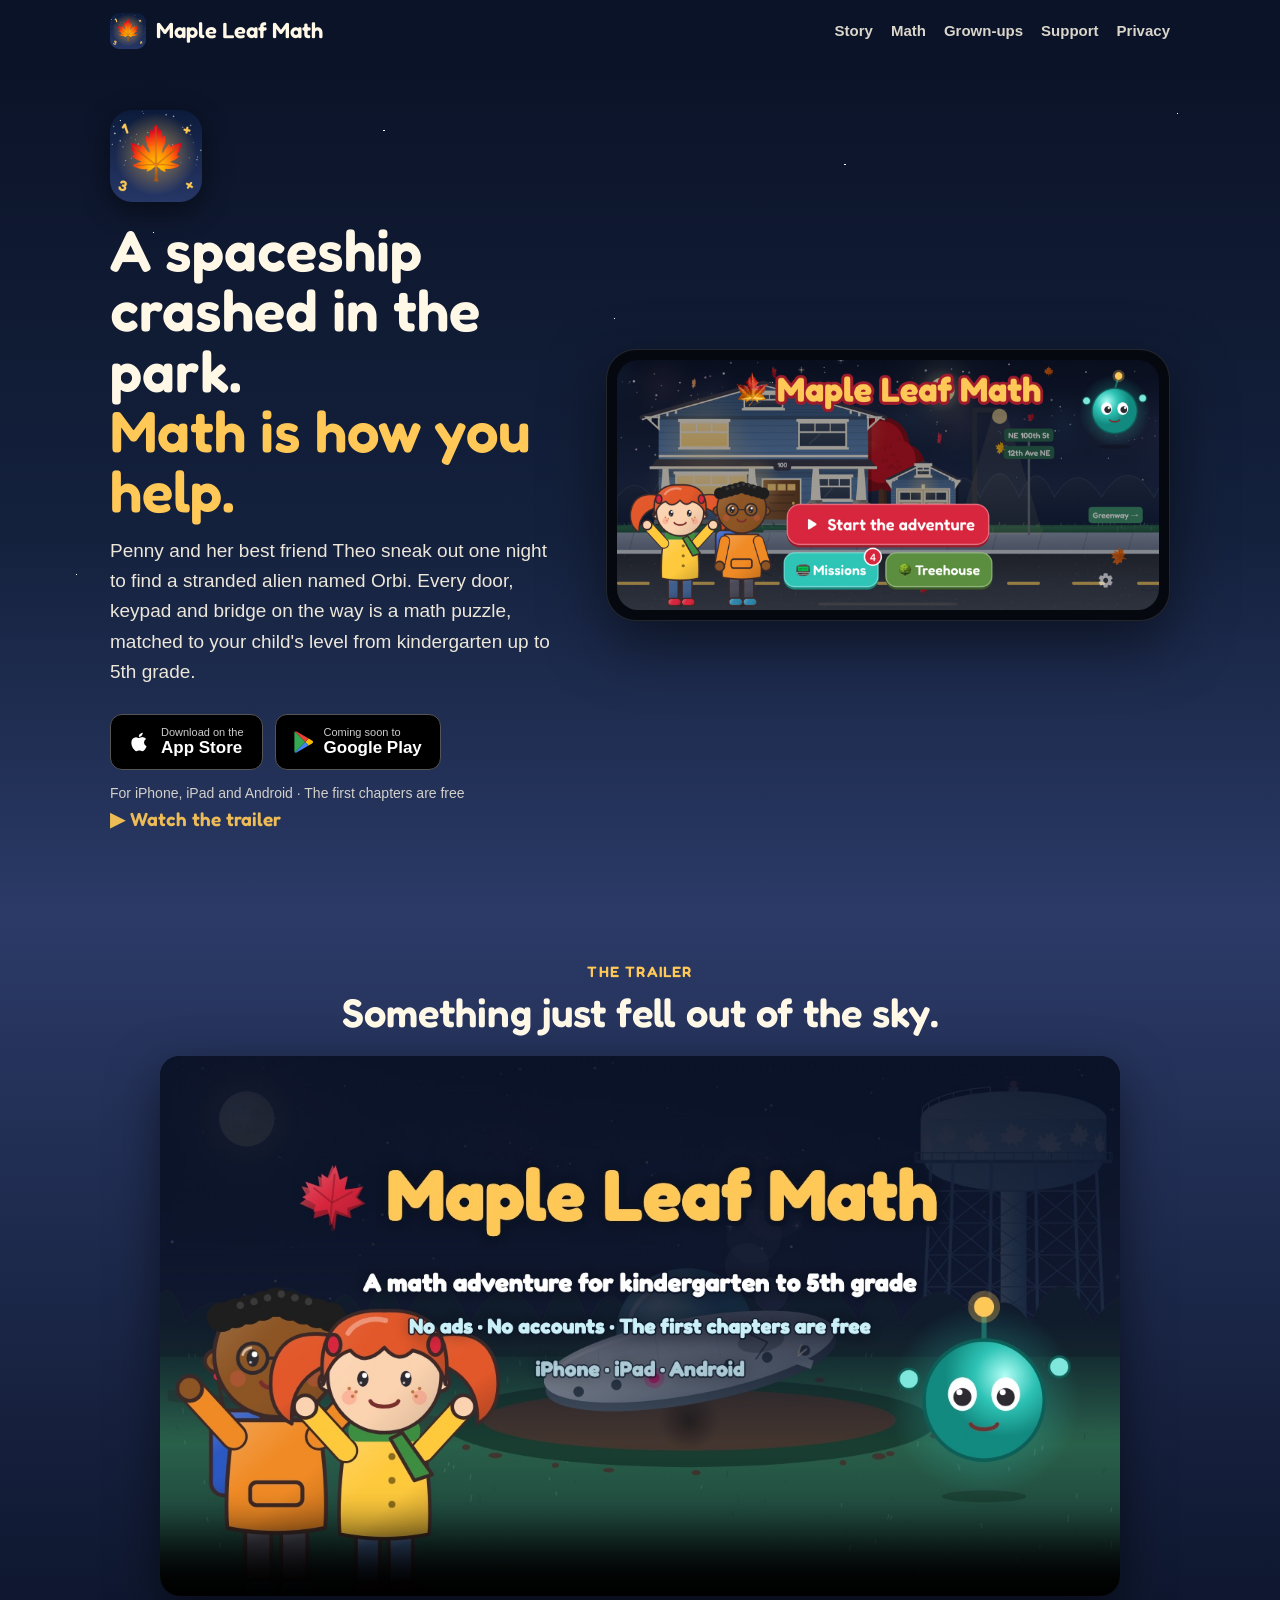
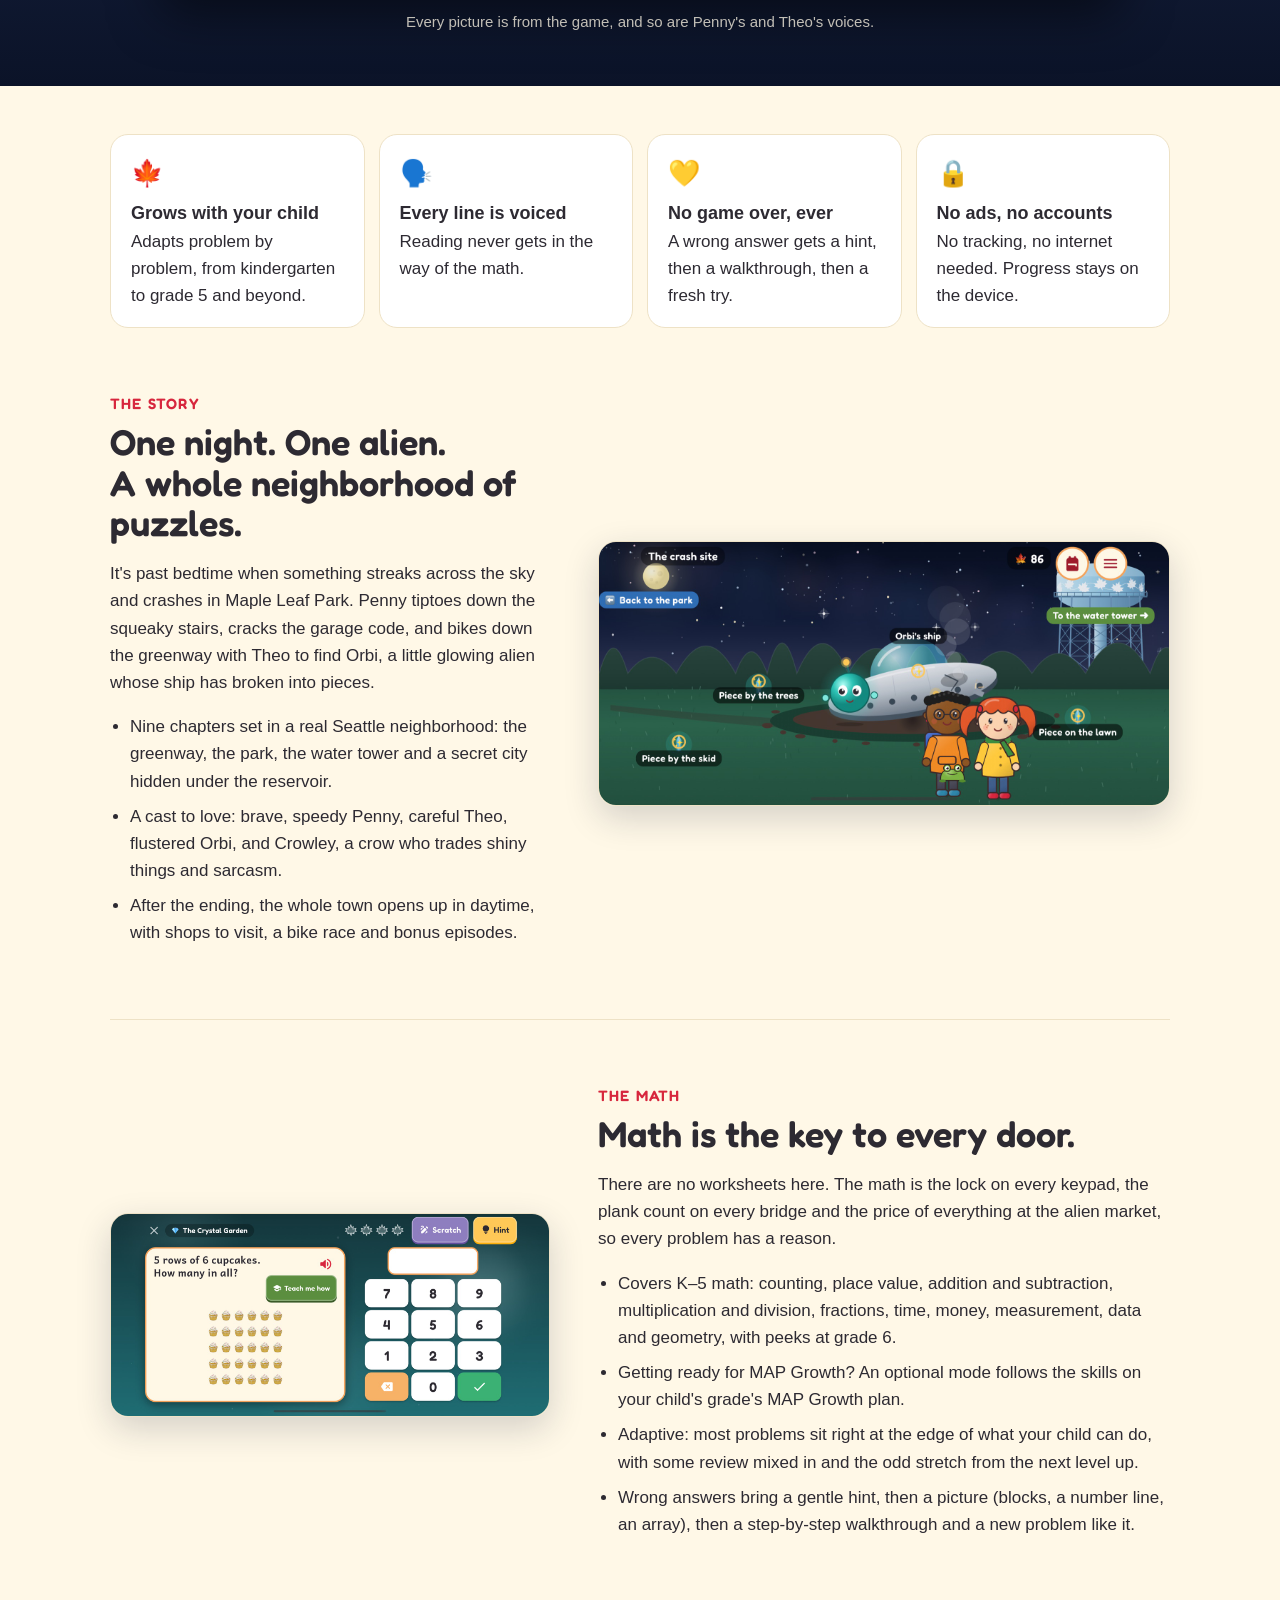
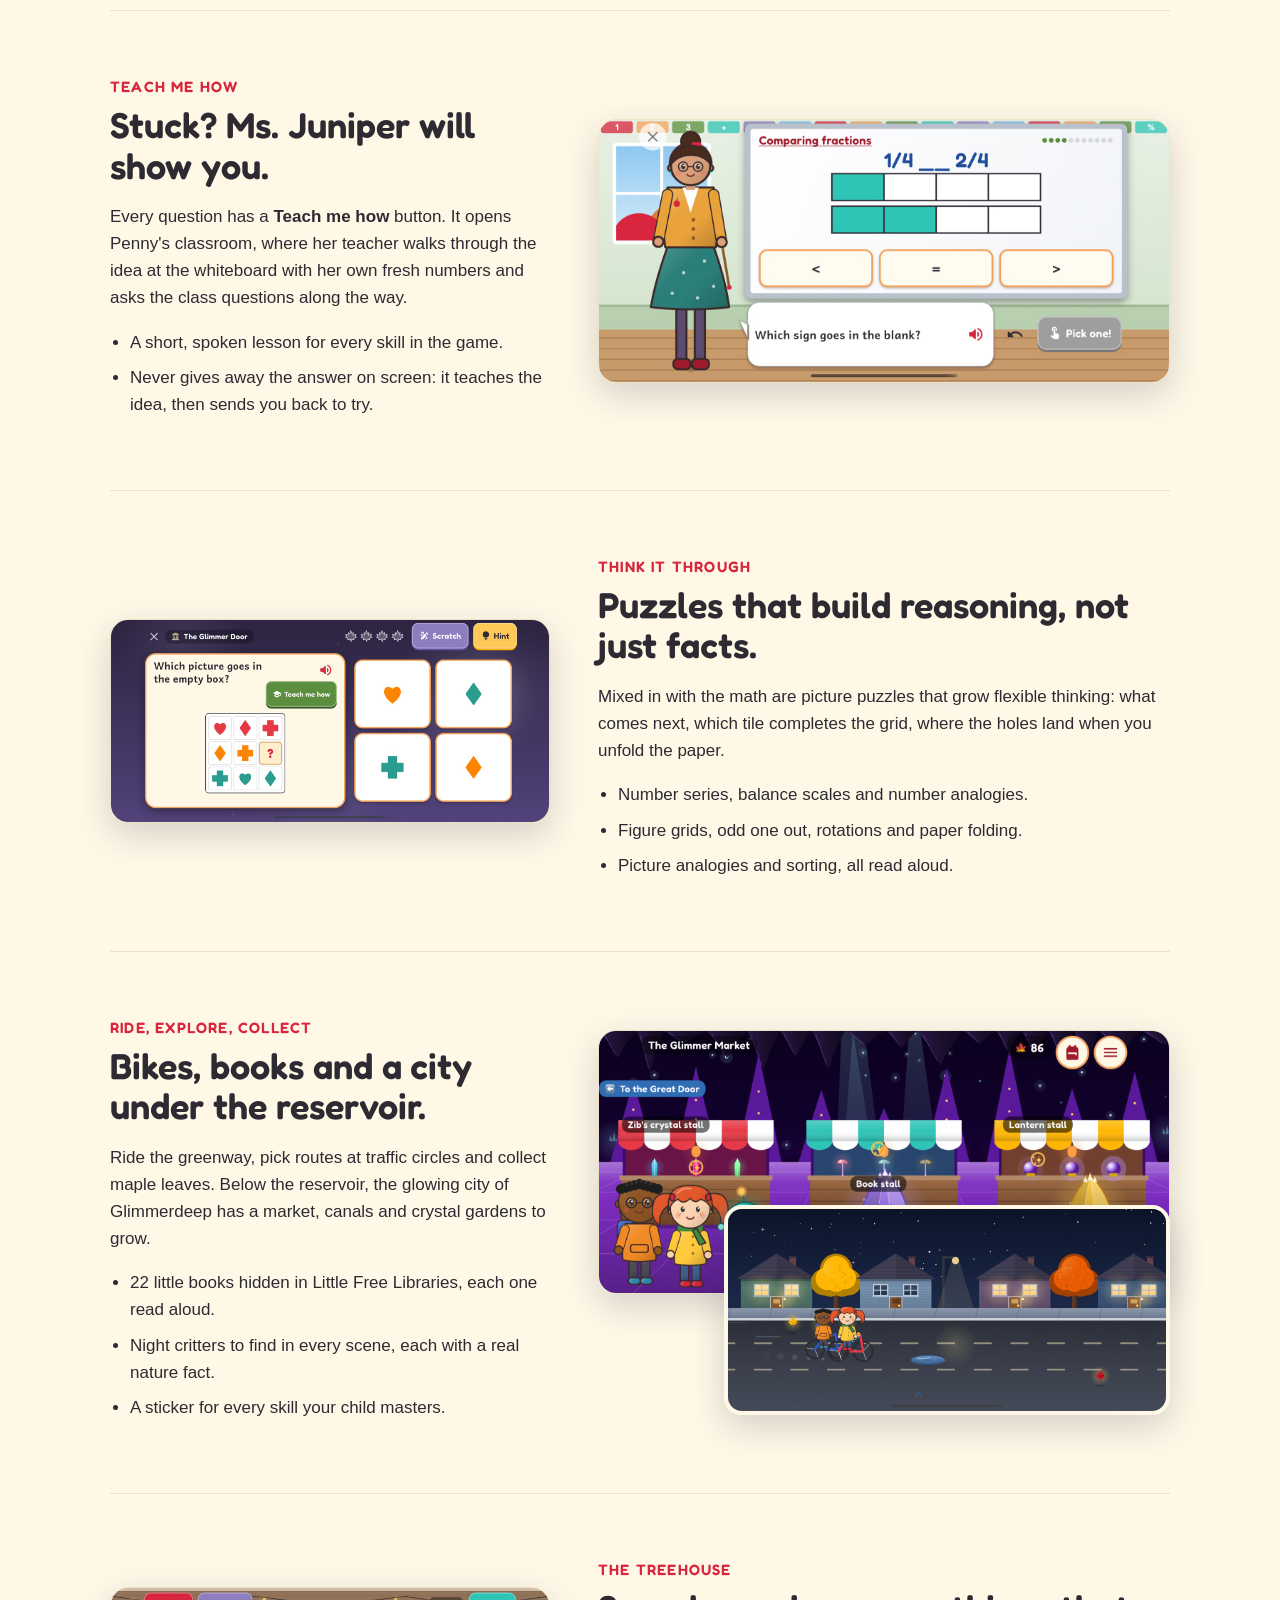
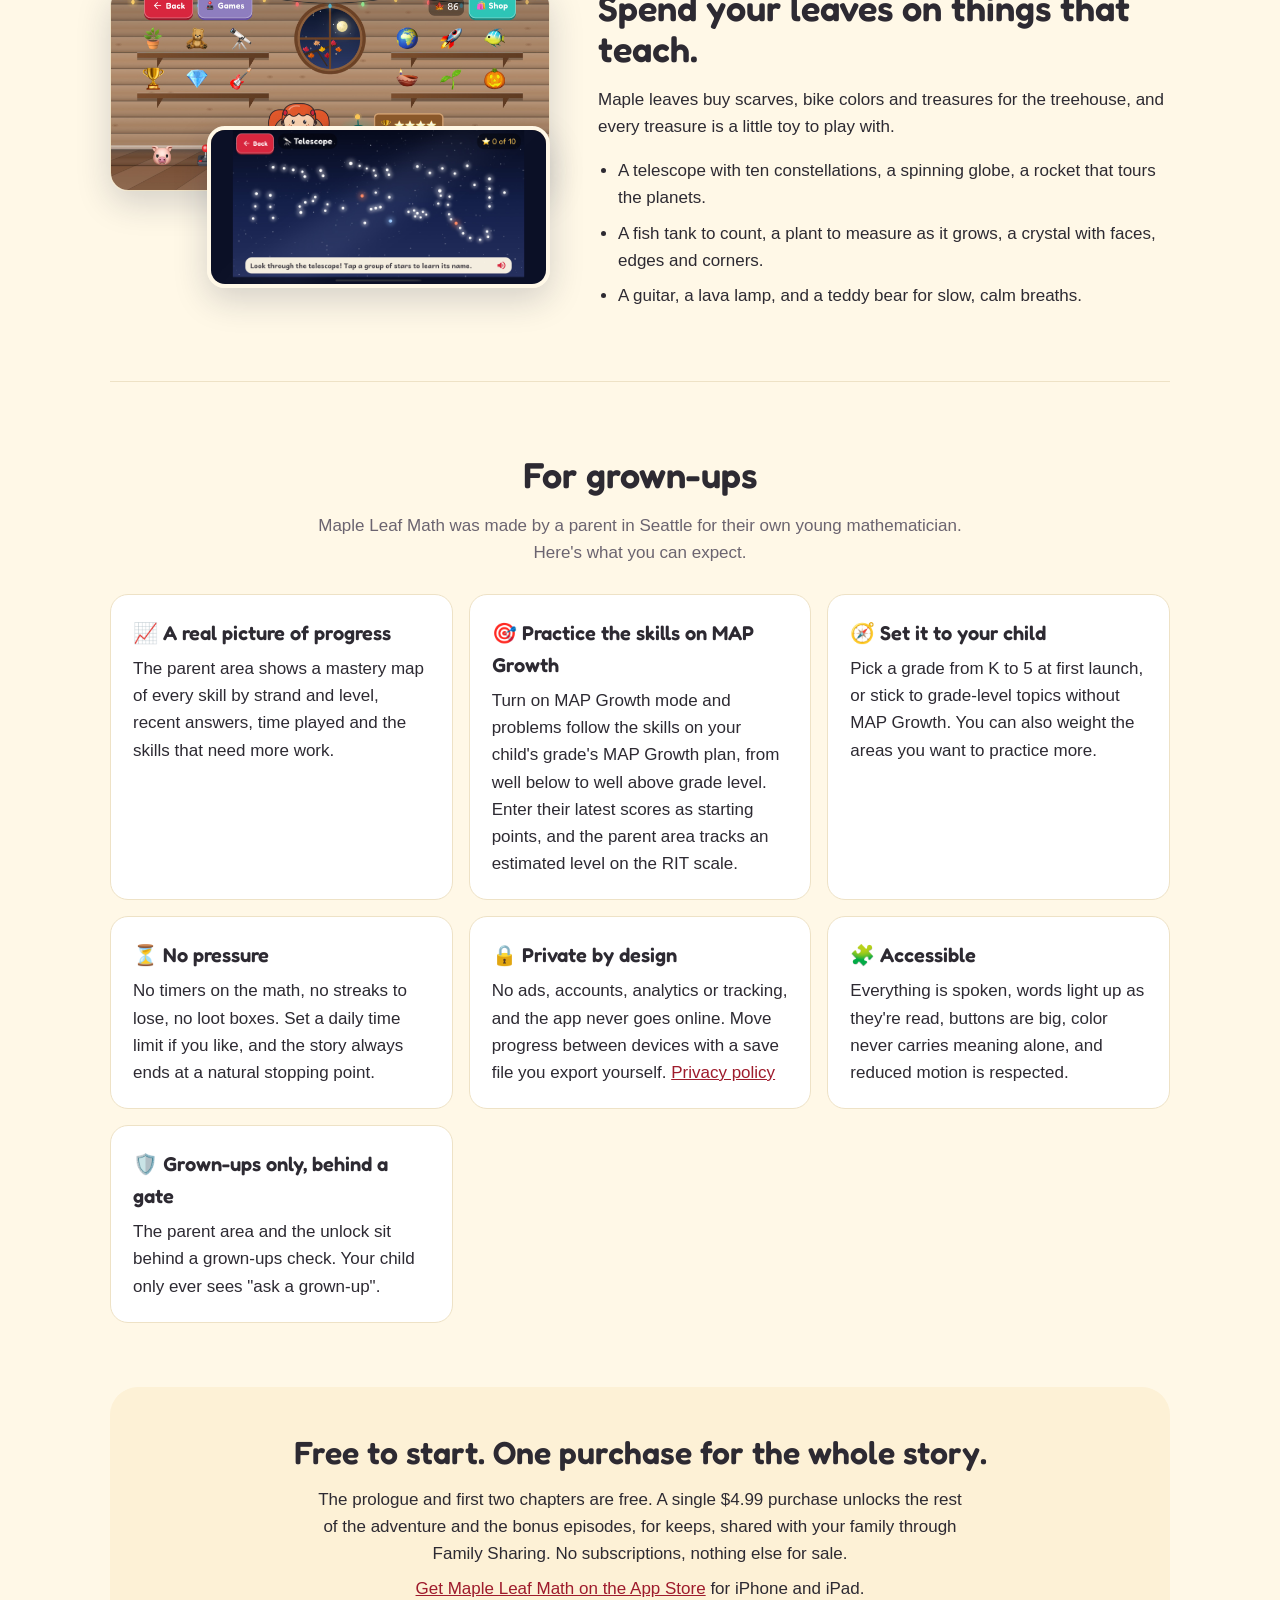
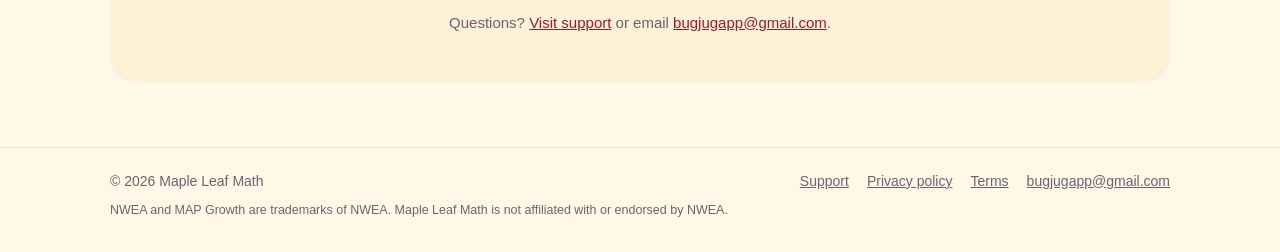
<file: index.html>
<!DOCTYPE html>
<html lang="en">
<head>
  <meta charset="utf-8">
  <meta name="viewport" content="width=device-width, initial-scale=1">
  <title>Maple Leaf Math: A Math Adventure</title>
  <meta name="description" content="A story-driven math adventure for kids in kindergarten to 5th grade. Sneak out one night, find a crashed alien, and solve real math to help Orbi get home. Adaptive from K to grade 5, practices the skills on NWEA MAP Growth, fully voiced, no ads, no accounts, no tracking. For iPhone, iPad and Android.">
  <meta property="og:title" content="Maple Leaf Math: A Math Adventure">
  <meta property="og:description" content="A spaceship crashes in the park. The only way to help is math. Adaptive K–5 math inside a fully voiced story, with no ads and no tracking.">
  <meta property="og:image" content="https://mapleleafmath.github.io/img/og.jpg">
  <meta property="og:url" content="https://mapleleafmath.github.io/">
  <meta name="twitter:card" content="summary_large_image">
  <meta name="theme-color" content="#0b1328">
  <meta name="apple-itunes-app" content="app-id=6832849006">
  <link rel="icon" href="favicon.png">
  <link rel="apple-touch-icon" href="apple-touch-icon.png">
  <link rel="stylesheet" href="style.css">
</head>
<body>
<header class="bar">
  <div class="wrap">
    <a class="brand" href="./"><img src="img/icon.png" alt="">Maple Leaf Math</a>
    <nav>
      <a class="wide" href="#story">Story</a>
      <a class="wide" href="#math">Math</a>
      <a class="wide" href="#grownups">Grown-ups</a>
      <a href="support.html">Support</a>
      <a href="privacy.html">Privacy</a>
    </nav>
  </div>
</header>

<section class="hero">
  <div class="wrap">
    <div>
      <img class="hero-icon" src="img/icon.png" alt="Maple Leaf Math app icon">
      <h1>A spaceship crashed in the park.<br><em>Math is how you help.</em></h1>
      <p>Penny and her best friend Theo sneak out one night to find a stranded alien named Orbi.
        Every door, keypad and bridge on the way is a math puzzle, matched to your child's level
        from kindergarten up to 5th grade.</p>
      <div class="cta">
        <a class="badge" href="https://apps.apple.com/app/maple-leaf-math-adventure/id6832849006" aria-label="Download on the App Store">
          <svg width="22" height="22" viewBox="0 0 24 24" aria-hidden="true"><path fill="currentColor" d="M16.4 12.6c0-2.6 2.1-3.8 2.2-3.9-1.2-1.8-3.1-2-3.7-2-1.6-.2-3.1.9-3.9.9-.8 0-2-.9-3.3-.9-1.7 0-3.3 1-4.2 2.5-1.8 3.1-.5 7.7 1.3 10.2.9 1.2 1.9 2.6 3.2 2.6 1.3-.1 1.8-.8 3.3-.8 1.6 0 2 .8 3.3.8 1.4 0 2.3-1.3 3.1-2.5 1-1.4 1.4-2.8 1.4-2.9 0 0-2.7-1-2.7-4zM13.9 5c.7-.9 1.2-2 1-3.2-1 0-2.3.7-3 1.6-.7.8-1.2 2-1.1 3.1 1.2.1 2.3-.6 3.1-1.5z"/></svg>
          <span><small>Download on the</small>App Store</span>
        </a>
        <span class="badge" aria-label="Coming soon to Google Play">
          <svg width="20" height="22" viewBox="0 0 20 22" aria-hidden="true"><path fill="#34a853" d="M1 .6 11.3 11 1 21.4c-.4-.2-.6-.6-.6-1.1V1.7C.4 1.2.6.8 1 .6z"/><path fill="#fbbc04" d="m14.7 7.6 3.6 2.1c1 .6 1 2 0 2.6l-3.6 2.1-3.4-3.4z"/><path fill="#4285f4" d="M11.3 11 14.7 14.4 2.5 21.4c-.5.3-1 .3-1.5 0z"/><path fill="#ea4335" d="M1 .6c.5-.3 1-.3 1.5 0l12.2 7-3.4 3.4z"/></svg>
          <span><small>Coming soon to</small>Google Play</span>
        </span>
        <span class="note">For iPhone, iPad and Android · The first chapters are free</span>
      </div>
      <p class="watch"><a href="#trailer">▶ Watch the trailer</a></p>
    </div>
    <div class="device"><img src="img/title.jpg" alt="The title screen: Penny, Theo and Orbi outside Penny's house at night"></div>
  </div>
</section>

<section class="trailer" id="trailer" aria-labelledby="trailer-title">
  <div class="wrap">
    <p class="kicker">The trailer</p>
    <h2 id="trailer-title">Something just fell out of the sky.</h2>
    <video controls playsinline preload="none" poster="video/trailer-poster.jpg" width="1280" height="720"
      aria-label="A 44-second Maple Leaf Math trailer: a light crashes near Maple Leaf Park, Penny and Theo grab their bikes and race down the greenway at night, meet Orbi beside his smoking spaceship, solve a math puzzle, light the water tower beacon, find a glowing city under the reservoir and send Orbi home at sunrise.">
      <source src="video/trailer.mp4" type="video/mp4">
    </video>
    <p class="trailer-note">Every picture is from the game, and so are Penny's and Theo's voices.</p>
  </div>
</section>

<main class="wrap">
  <ul class="pills">
    <li><span class="e">🍁</span><strong>Grows with your child</strong>Adapts problem by problem, from kindergarten to grade 5 and beyond.</li>
    <li><span class="e">🗣️</span><strong>Every line is voiced</strong>Reading never gets in the way of the math.</li>
    <li><span class="e">💛</span><strong>No game over, ever</strong>A wrong answer gets a hint, then a walkthrough, then a fresh try.</li>
    <li><span class="e">🔒</span><strong>No ads, no accounts</strong>No tracking, no internet needed. Progress stays on the device.</li>
  </ul>

  <div class="feature" id="story">
    <div>
      <p class="kicker">The story</p>
      <h2>One night. One alien.<br>A whole neighborhood of puzzles.</h2>
      <p>It's past bedtime when something streaks across the sky and crashes in Maple Leaf Park.
        Penny tiptoes down the squeaky stairs, cracks the garage code, and bikes down the greenway
        with Theo to find Orbi, a little glowing alien whose ship has broken into pieces.</p>
      <ul>
        <li>Nine chapters set in a real Seattle neighborhood: the greenway, the park, the
          water tower and a secret city hidden under the reservoir.</li>
        <li>A cast to love: brave, speedy Penny, careful Theo, flustered Orbi, and Crowley, a crow
          who trades shiny things and sarcasm.</li>
        <li>After the ending, the whole town opens up in daytime, with shops to visit, a bike race
          and bonus episodes.</li>
      </ul>
    </div>
    <figure>
      <img class="shot" src="img/crash.jpg" alt="The crash site at night: Penny and Theo find Orbi beside the smoking ship" loading="lazy">
    </figure>
  </div>

  <div class="feature flip" id="math">
    <div>
      <p class="kicker">The math</p>
      <h2>Math is the key to every door.</h2>
      <p>There are no worksheets here. The math is the lock on every keypad, the plank count on
        every bridge and the price of everything at the alien market, so every problem has a reason.</p>
      <ul>
        <li>Covers K–5 math: counting, place value, addition and subtraction, multiplication and
          division, fractions, time, money, measurement, data and geometry, with peeks at grade 6.</li>
        <li>Getting ready for MAP Growth? An optional mode follows the skills on your child's
          grade's MAP Growth plan.</li>
        <li>Adaptive: most problems sit right at the edge of what your child can do, with some
          review mixed in and the odd stretch from the next level up.</li>
        <li>Wrong answers bring a gentle hint, then a picture (blocks, a number line, an array),
          then a step-by-step walkthrough and a new problem like it.</li>
      </ul>
    </div>
    <figure>
      <img class="shot" src="img/gate-crystals.jpg" alt="A puzzle gate in the crystal garden: 7 times what equals 49, with a big number keypad" loading="lazy">
    </figure>
  </div>

  <div class="feature">
    <div>
      <p class="kicker">Teach me how</p>
      <h2>Stuck? Ms. Juniper will show you.</h2>
      <p>Every question has a <strong>Teach me how</strong> button. It opens Penny's classroom,
        where her teacher walks through the idea at the whiteboard with her own fresh numbers and
        asks the class questions along the way.</p>
      <ul>
        <li>A short, spoken lesson for every skill in the game.</li>
        <li>Never gives away the answer on screen: it teaches the idea, then sends you back to try.</li>
      </ul>
    </div>
    <figure>
      <img class="shot" src="img/lesson.jpg" alt="Ms. Juniper's whiteboard lesson on comparing fractions, asking which sign goes in the blank" loading="lazy">
    </figure>
  </div>

  <div class="feature flip">
    <div>
      <p class="kicker">Think it through</p>
      <h2>Puzzles that build reasoning, not just facts.</h2>
      <p>Mixed in with the math are picture puzzles that grow flexible thinking: what comes next,
        which tile completes the grid, where the holes land when you unfold the paper.</p>
      <ul>
        <li>Number series, balance scales and number analogies.</li>
        <li>Figure grids, odd one out, rotations and paper folding.</li>
        <li>Picture analogies and sorting, all read aloud.</li>
      </ul>
    </div>
    <figure>
      <img class="shot" src="img/matrix.jpg" alt="A glimmer door puzzle: which picture goes in the empty box of a three by three grid of shapes" loading="lazy">
    </figure>
  </div>

  <div class="feature">
    <div>
      <p class="kicker">Ride, explore, collect</p>
      <h2>Bikes, books and a city under the reservoir.</h2>
      <p>Ride the greenway, pick routes at traffic circles and collect maple leaves. Below the
        reservoir, the glowing city of Glimmerdeep has a market, canals and crystal gardens to
        grow.</p>
      <ul>
        <li>22 little books hidden in Little Free Libraries, each one read aloud.</li>
        <li>Night critters to find in every scene, each with a real nature fact.</li>
        <li>A sticker for every skill your child masters.</li>
      </ul>
    </div>
    <figure>
      <img class="shot" src="img/market.jpg" alt="The Glimmer Market in the crystal city under the reservoir" loading="lazy">
      <img class="shot small" src="img/ride.jpg" alt="Biking down the greenway at night" loading="lazy">
    </figure>
  </div>

  <div class="feature flip">
    <div>
      <p class="kicker">The treehouse</p>
      <h2>Spend your leaves on things that teach.</h2>
      <p>Maple leaves buy scarves, bike colors and treasures for the treehouse, and every treasure
        is a little toy to play with.</p>
      <ul>
        <li>A telescope with ten constellations, a spinning globe, a rocket that tours the planets.</li>
        <li>A fish tank to count, a plant to measure as it grows, a crystal with faces, edges and corners.</li>
        <li>A guitar, a lava lamp, and a teddy bear for slow, calm breaths.</li>
      </ul>
    </div>
    <figure>
      <img class="shot" src="img/treehouse.jpg" alt="Penny and Orbi in the treehouse with shelves of toys" loading="lazy">
      <img class="shot small" src="img/telescope.jpg" alt="The telescope toy showing a starry sky" loading="lazy">
    </figure>
  </div>

  <section class="grownups" id="grownups">
    <h2>For grown-ups</h2>
    <p>Maple Leaf Math was made by a parent in Seattle for their own young mathematician. Here's
      what you can expect.</p>
    <div class="cards">
      <div class="card">
        <h3>📈 A real picture of progress</h3>
        <p>The parent area shows a mastery map of every skill by strand and level, recent answers,
          time played and the skills that need more work.</p>
      </div>
      <div class="card">
        <h3>🎯 Practice the skills on MAP Growth</h3>
        <p>Turn on MAP Growth mode and problems follow the skills on your child's grade's MAP
          Growth plan, from well below to well above grade level. Enter their latest scores as
          starting points, and the parent area tracks an estimated level on the RIT scale.</p>
      </div>
      <div class="card">
        <h3>🧭 Set it to your child</h3>
        <p>Pick a grade from K to 5 at first launch, or stick to grade-level topics without MAP
          Growth. You can also weight the areas you want to practice more.</p>
      </div>
      <div class="card">
        <h3>⏳ No pressure</h3>
        <p>No timers on the math, no streaks to lose, no loot boxes. Set a daily time limit if you
          like, and the story always ends at a natural stopping point.</p>
      </div>
      <div class="card">
        <h3>🔒 Private by design</h3>
        <p>No ads, accounts, analytics or tracking, and the app never goes online. Move progress
          between devices with a save file you export yourself. <a href="privacy.html">Privacy policy</a></p>
      </div>
      <div class="card">
        <h3>🧩 Accessible</h3>
        <p>Everything is spoken, words light up as they're read, buttons are big, color never
          carries meaning alone, and reduced motion is respected.</p>
      </div>
      <div class="card">
        <h3>🛡️ Grown-ups only, behind a gate</h3>
        <p>The parent area and the unlock sit behind a grown-ups check. Your child only ever sees
          "ask a grown-up".</p>
      </div>
    </div>
  </section>

  <div class="closing">
    <h2>Free to start. One purchase for the whole story.</h2>
    <p>The prologue and first two chapters are free. A single $4.99
      purchase unlocks the rest of the adventure and the bonus episodes, for keeps, shared with
      your family through Family Sharing. No subscriptions, nothing else for sale.</p>
    <p><a href="https://apps.apple.com/app/maple-leaf-math-adventure/id6832849006">Get Maple Leaf Math on the App Store</a>
      for iPhone and iPad.</p>
    <p class="meta">Questions? <a href="support.html">Visit support</a> or email
      <a href="mailto:bugjugapp@gmail.com">bugjugapp@gmail.com</a>.</p>
  </div>
</main>

<footer>
  <div class="wrap">
    <span>© 2026 Maple Leaf Math</span>
    <nav>
      <a href="support.html">Support</a>
      <a href="privacy.html">Privacy policy</a>
      <a href="support.html#terms">Terms</a>
      <a href="mailto:bugjugapp@gmail.com">bugjugapp@gmail.com</a>
    </nav>
    <span class="fine">NWEA and MAP Growth are trademarks of NWEA. Maple Leaf Math is not affiliated
      with or endorsed by NWEA.</span>
  </div>
</footer>
</body>
</html>
</file>
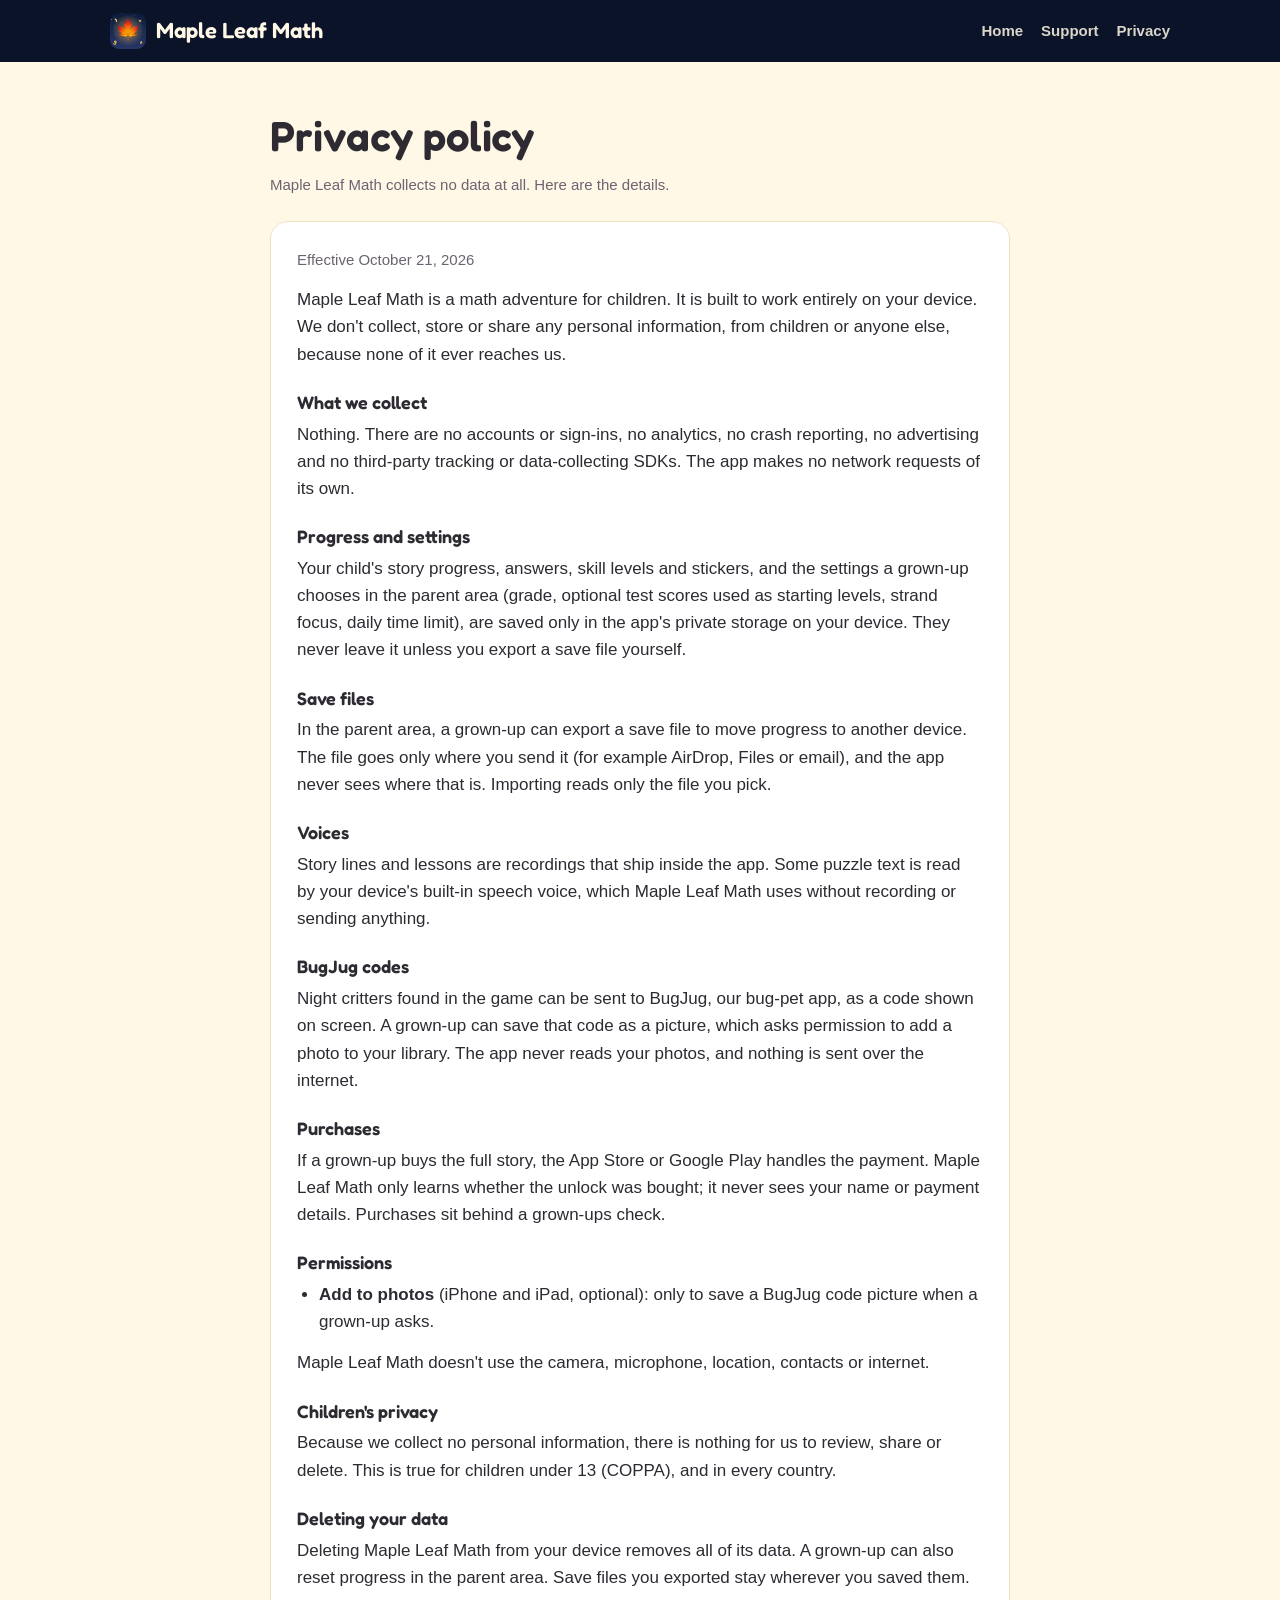
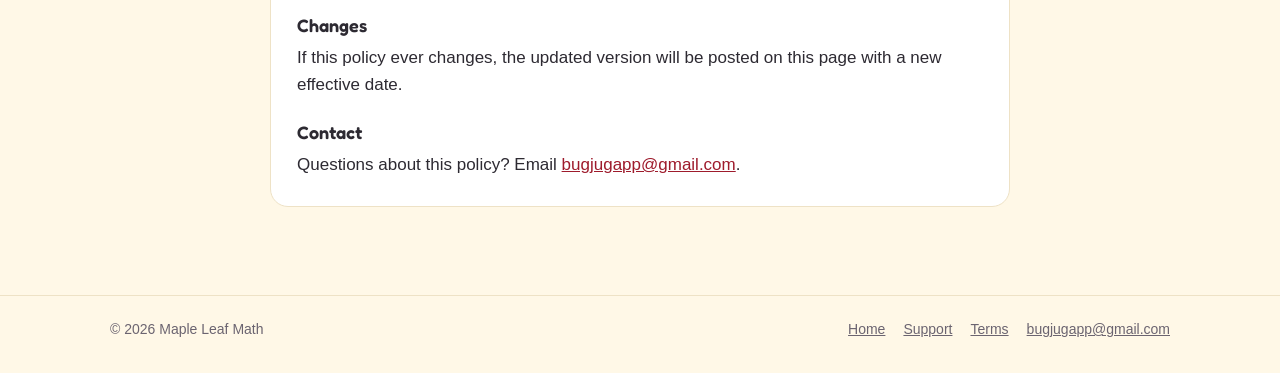
<file: privacy.html>
<!DOCTYPE html>
<html lang="en">
<head>
  <meta charset="utf-8">
  <meta name="viewport" content="width=device-width, initial-scale=1">
  <title>Maple Leaf Math Privacy Policy</title>
  <meta name="description" content="Maple Leaf Math's privacy policy: no data collected, no accounts, no ads, no tracking. The app never goes online and progress stays on your device.">
  <meta name="theme-color" content="#0b1328">
  <link rel="icon" href="favicon.png">
  <link rel="apple-touch-icon" href="apple-touch-icon.png">
  <link rel="stylesheet" href="style.css">
</head>
<body>
<header class="bar">
  <div class="wrap">
    <a class="brand" href="./"><img src="img/icon.png" alt="">Maple Leaf Math</a>
    <nav>
      <a class="wide" href="./">Home</a>
      <a href="support.html">Support</a>
      <a href="privacy.html">Privacy</a>
    </nav>
  </div>
</header>
<main class="doc">
  <h1>Privacy policy</h1>
  <p class="meta">Maple Leaf Math collects no data at all. Here are the details.</p>

  <section id="privacy">
    <p class="meta">Effective October 21, 2026</p>
    <p>Maple Leaf Math is a math adventure for children. It is built to work entirely on your
      device. We don't collect, store or share any personal information, from children or anyone
      else, because none of it ever reaches us.</p>

    <h3>What we collect</h3>
    <p>Nothing. There are no accounts or sign-ins, no analytics, no crash reporting, no advertising
      and no third-party tracking or data-collecting SDKs. The app makes no network requests of its own.</p>

    <h3>Progress and settings</h3>
    <p>Your child's story progress, answers, skill levels and stickers, and the settings a grown-up
      chooses in the parent area (grade, optional test scores used as starting levels, strand focus,
      daily time limit), are saved only in the app's private storage on your device. They never
      leave it unless you export a save file yourself.</p>

    <h3>Save files</h3>
    <p>In the parent area, a grown-up can export a save file to move progress to another device.
      The file goes only where you send it (for example AirDrop, Files or email), and the app never
      sees where that is. Importing reads only the file you pick.</p>

    <h3>Voices</h3>
    <p>Story lines and lessons are recordings that ship inside the app. Some puzzle text is read by
      your device's built-in speech voice, which Maple Leaf Math uses without recording or sending
      anything.</p>

    <h3>BugJug codes</h3>
    <p>Night critters found in the game can be sent to BugJug, our bug-pet app, as a code shown on
      screen. A grown-up can save that code as a picture, which asks permission to add a photo to
      your library. The app never reads your photos, and nothing is sent over the internet.</p>

    <h3>Purchases</h3>
    <p>If a grown-up buys the full story, the App Store or Google Play handles the payment. Maple
      Leaf Math only learns whether the unlock was bought; it never sees your name or payment
      details. Purchases sit behind a grown-ups check.</p>

    <h3>Permissions</h3>
    <ul>
      <li><strong>Add to photos</strong> (iPhone and iPad, optional): only to save a BugJug code picture when a grown-up asks.</li>
    </ul>
    <p>Maple Leaf Math doesn't use the camera, microphone, location, contacts or internet.</p>

    <h3>Children's privacy</h3>
    <p>Because we collect no personal information, there is nothing for us to review, share or
      delete. This is true for children under 13 (COPPA), and in every country.</p>

    <h3>Deleting your data</h3>
    <p>Deleting Maple Leaf Math from your device removes all of its data. A grown-up can also reset
      progress in the parent area. Save files you exported stay wherever you saved them.</p>

    <h3>Changes</h3>
    <p>If this policy ever changes, the updated version will be posted on this page with a new
      effective date.</p>

    <h3>Contact</h3>
    <p>Questions about this policy? Email <a href="mailto:bugjugapp@gmail.com">bugjugapp@gmail.com</a>.</p>
  </section>
</main>
<footer>
  <div class="wrap">
    <span>© 2026 Maple Leaf Math</span>
    <nav>
      <a href="./">Home</a>
      <a href="support.html">Support</a>
      <a href="support.html#terms">Terms</a>
      <a href="mailto:bugjugapp@gmail.com">bugjugapp@gmail.com</a>
    </nav>
  </div>
</footer>
</body>
</html>
</file>
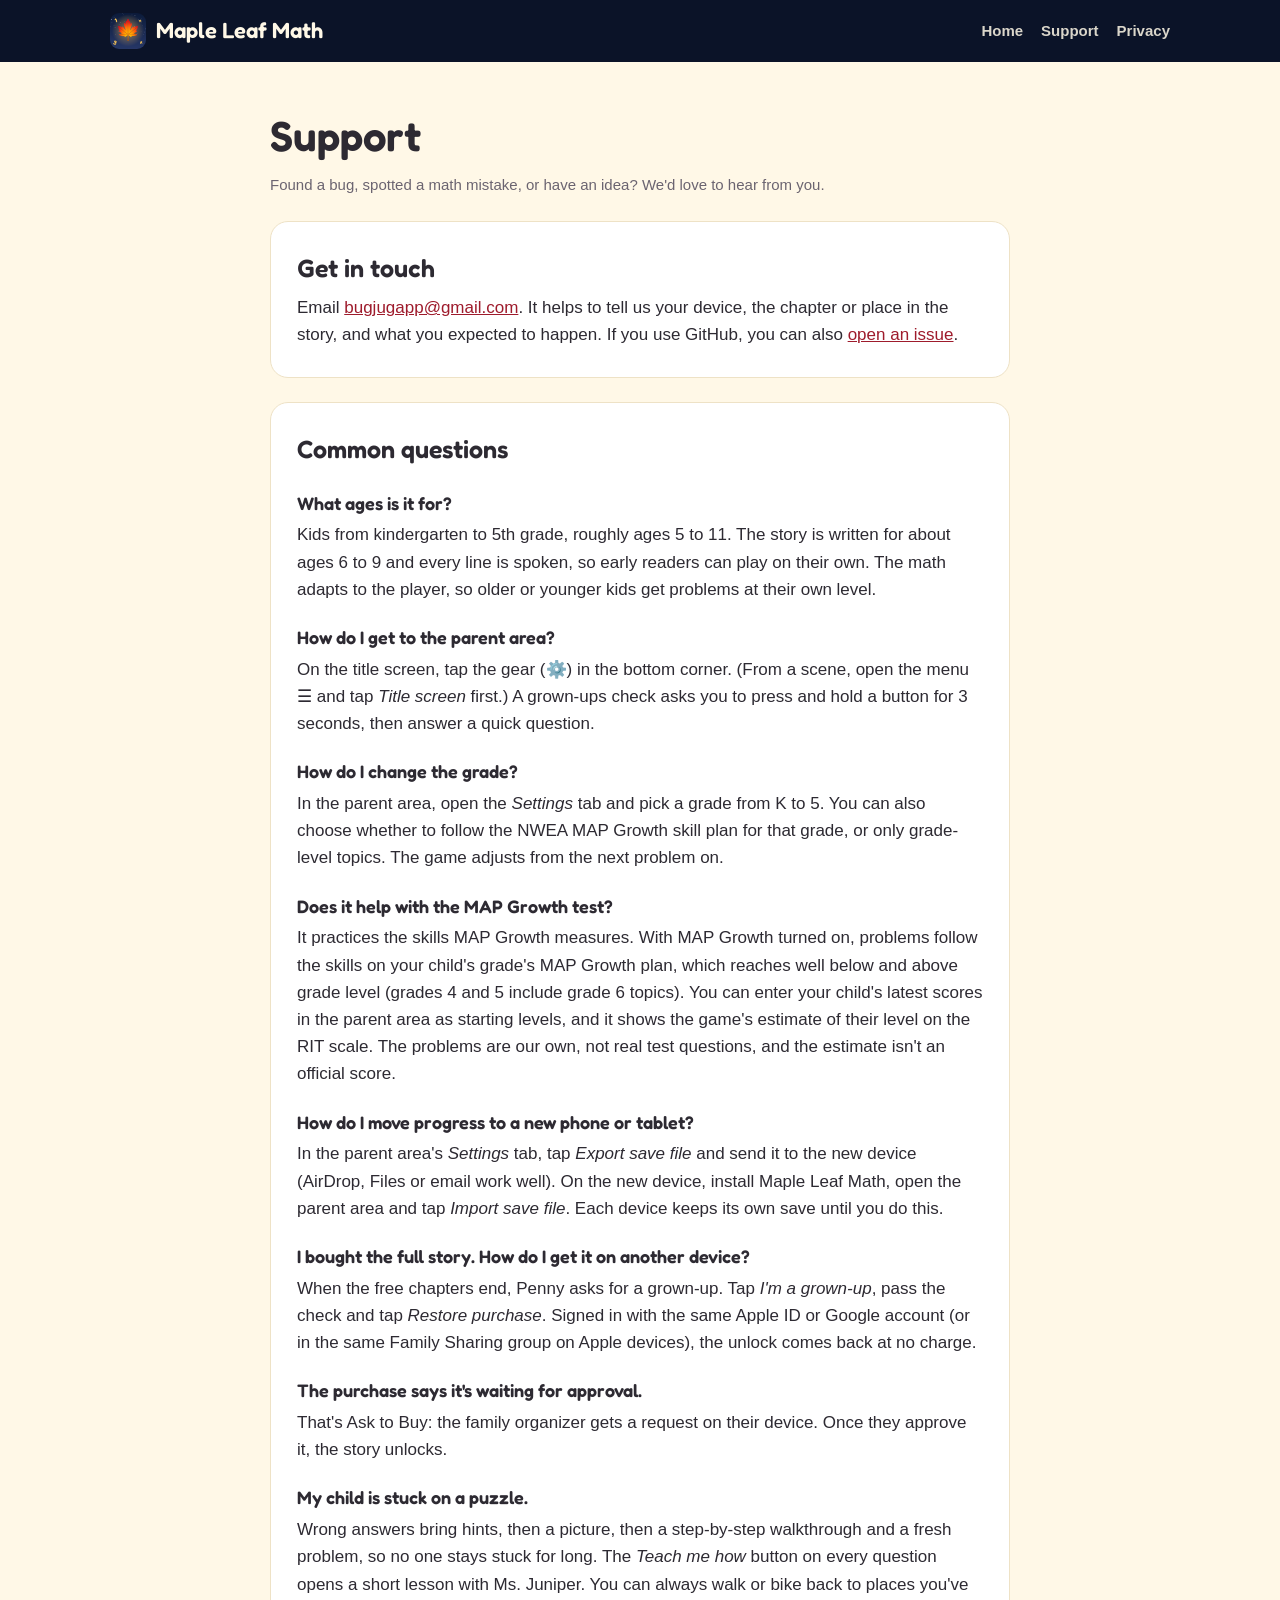
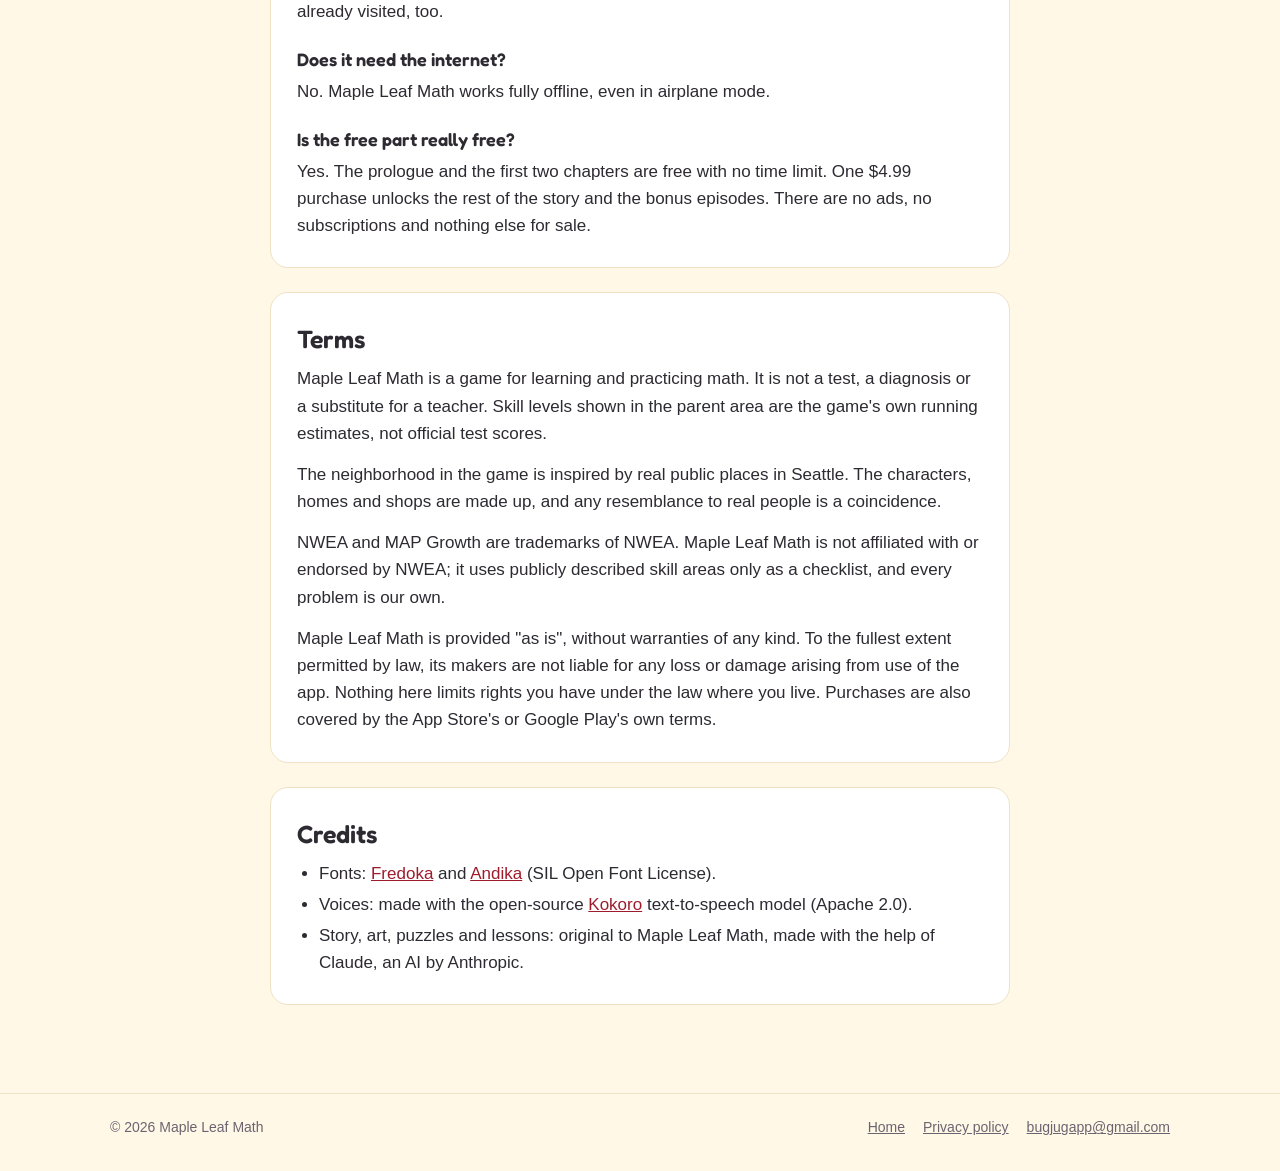
<file: support.html>
<!DOCTYPE html>
<html lang="en">
<head>
  <meta charset="utf-8">
  <meta name="viewport" content="width=device-width, initial-scale=1">
  <title>Maple Leaf Math Support</title>
  <meta name="description" content="Help with Maple Leaf Math: moving progress to a new device, restoring the unlock, changing the grade, and how to reach us.">
  <meta name="theme-color" content="#0b1328">
  <link rel="icon" href="favicon.png">
  <link rel="apple-touch-icon" href="apple-touch-icon.png">
  <link rel="stylesheet" href="style.css">
</head>
<body>
<header class="bar">
  <div class="wrap">
    <a class="brand" href="./"><img src="img/icon.png" alt="">Maple Leaf Math</a>
    <nav>
      <a class="wide" href="./">Home</a>
      <a href="support.html">Support</a>
      <a href="privacy.html">Privacy</a>
    </nav>
  </div>
</header>
<main class="doc">
  <h1>Support</h1>
  <p class="meta">Found a bug, spotted a math mistake, or have an idea? We'd love to hear from you.</p>

  <section id="contact">
    <h2>Get in touch</h2>
    <p>Email <a href="mailto:bugjugapp@gmail.com">bugjugapp@gmail.com</a>. It helps to tell us your
      device, the chapter or place in the story, and what you expected to happen. If you use GitHub,
      you can also <a href="https://github.com/mapleleafmath/mapleleafmath.github.io/issues/new">open an issue</a>.</p>
  </section>

  <section id="faq">
    <h2>Common questions</h2>

    <h3>What ages is it for?</h3>
    <p>Kids from kindergarten to 5th grade, roughly ages 5 to 11. The story is written for about
      ages 6 to 9 and every line is spoken, so early readers can play on their own. The math adapts
      to the player, so older or younger kids get problems at their own level.</p>

    <h3>How do I get to the parent area?</h3>
    <p>On the title screen, tap the gear (⚙️) in the bottom corner. (From a scene, open the menu
      ☰ and tap <em>Title screen</em> first.) A grown-ups check asks you to press and hold a button
      for 3 seconds, then answer a quick question.</p>

    <h3>How do I change the grade?</h3>
    <p>In the parent area, open the <em>Settings</em> tab and pick a grade from K to 5. You can also choose
      whether to follow the NWEA MAP Growth skill plan for that grade, or only grade-level topics.
      The game adjusts from the next problem on.</p>

    <h3>Does it help with the MAP Growth test?</h3>
    <p>It practices the skills MAP Growth measures. With MAP Growth turned on, problems follow the
      skills on your child's grade's MAP Growth plan, which reaches well below and above grade level
      (grades 4 and 5 include grade 6 topics). You can enter your child's latest scores in the parent
      area as starting levels, and it shows the game's estimate of their level on the RIT scale. The
      problems are our own, not real test questions, and the estimate isn't an official score.</p>

    <h3>How do I move progress to a new phone or tablet?</h3>
    <p>In the parent area's <em>Settings</em> tab, tap <em>Export save file</em> and send it to the new
      device (AirDrop, Files or email work well). On the new device, install Maple Leaf Math, open the
      parent area and tap <em>Import save file</em>. Each device keeps its own save until you do this.</p>

    <h3>I bought the full story. How do I get it on another device?</h3>
    <p>When the free chapters end, Penny asks for a grown-up. Tap <em>I'm a grown-up</em>, pass the
      check and tap <em>Restore purchase</em>. Signed in with the same Apple ID or Google account (or
      in the same Family Sharing group on Apple devices), the unlock comes back at no charge.</p>

    <h3>The purchase says it's waiting for approval.</h3>
    <p>That's Ask to Buy: the family organizer gets a request on their device. Once they approve
      it, the story unlocks.</p>

    <h3>My child is stuck on a puzzle.</h3>
    <p>Wrong answers bring hints, then a picture, then a step-by-step walkthrough and a fresh
      problem, so no one stays stuck for long. The <em>Teach me how</em> button on every question
      opens a short lesson with Ms. Juniper. You can always walk or bike back to places you've
      already visited, too.</p>

    <h3>Does it need the internet?</h3>
    <p>No. Maple Leaf Math works fully offline, even in airplane mode.</p>

    <h3>Is the free part really free?</h3>
    <p>Yes. The prologue and the first two chapters are free with no time limit.
      One $4.99 purchase unlocks the rest of the story and the bonus episodes. There are no ads,
      no subscriptions and nothing else for sale.</p>
  </section>

  <section id="terms">
    <h2>Terms</h2>
    <p>Maple Leaf Math is a game for learning and practicing math. It is not a test, a diagnosis
      or a substitute for a teacher. Skill levels shown in the parent area are the game's own
      running estimates, not official test scores.</p>
    <p>The neighborhood in the game is inspired by real public places in Seattle. The characters,
      homes and shops are made up, and any resemblance to real people is a coincidence.</p>
    <p>NWEA and MAP Growth are trademarks of NWEA. Maple Leaf Math is not affiliated with or endorsed
      by NWEA; it uses publicly described skill areas only as a checklist, and every problem is our
      own.</p>
    <p>Maple Leaf Math is provided "as is", without warranties of any kind. To the fullest extent
      permitted by law, its makers are not liable for any loss or damage arising from use of the app.
      Nothing here limits rights you have under the law where you live. Purchases are also covered
      by the App Store's or Google Play's own terms.</p>
  </section>

  <section id="credits">
    <h2>Credits</h2>
    <ul>
      <li>Fonts: <a href="https://github.com/hyperis/Fredoka">Fredoka</a> and
        <a href="https://software.sil.org/andika/">Andika</a> (SIL Open Font License).</li>
      <li>Voices: made with the open-source <a href="https://github.com/hexgrad/kokoro">Kokoro</a>
        text-to-speech model (Apache 2.0).</li>
      <li>Story, art, puzzles and lessons: original to Maple Leaf Math, made with the help of Claude,
        an AI by Anthropic.</li>
    </ul>
  </section>
</main>
<footer>
  <div class="wrap">
    <span>© 2026 Maple Leaf Math</span>
    <nav>
      <a href="./">Home</a>
      <a href="privacy.html">Privacy policy</a>
      <a href="mailto:bugjugapp@gmail.com">bugjugapp@gmail.com</a>
    </nav>
  </div>
</footer>
</body>
</html>
</file>
<file: style.css>
/* Maple Leaf Math: night-blue sky, porch-light amber, maple red (the app's own palette). */
@font-face {
  font-family: "Fredoka";
  src: url(fonts/Fredoka-Variable.ttf) format("truetype");
  font-weight: 300 700;
  font-display: swap;
}
:root {
  --night: #14213d;
  --night-deep: #0b1328;
  --dusk: #2b3a67;
  --porch: #ffc857;
  --maple: #d7263d;
  --maple-dark: #9e1b2c;
  --glimmer: #2ec4b6;
  --leaf: #5b8e3e;
  --bg: #fff8e7;
  --card: #ffffff;
  --ink: #2d2a32;
  --muted: #6b6470;
  --soft: #fdf1d6;
  --line: #eee2c6;
  --link: #9e1b2c;
}
@media (prefers-color-scheme: dark) {
  :root {
    --bg: #0f1730;
    --card: #17213f;
    --ink: #f3ecdc;
    --muted: #aeb3c6;
    --soft: #1b2850;
    --line: #283662;
    --link: #ffc857;
  }
}
* { box-sizing: border-box; }
html { -webkit-text-size-adjust: 100%; scroll-behavior: smooth; }
@media (prefers-reduced-motion: reduce) { html { scroll-behavior: auto; } }
body {
  margin: 0;
  background: var(--bg);
  color: var(--ink);
  font: 17px/1.6 ui-rounded, "SF Pro Rounded", -apple-system, BlinkMacSystemFont, "Segoe UI", Roboto, Helvetica, Arial, sans-serif;
}
h1, h2, h3, .brand, .kicker { font-family: "Fredoka", ui-rounded, sans-serif; }
img { max-width: 100%; display: block; }
a { color: var(--link); }
.wrap { max-width: 1100px; margin: 0 auto; padding: 0 20px; }

/* Top bar */
.bar { background: var(--night-deep); color: #fff8e7; }
.bar .wrap { display: flex; align-items: center; justify-content: space-between; gap: 12px; height: 62px; }
.brand { display: flex; align-items: center; gap: 10px; color: #fff8e7; text-decoration: none; font-weight: 600; font-size: 22px; }
.brand img { width: 36px; height: 36px; border-radius: 9px; }
.bar nav { display: flex; gap: 18px; font-size: 15px; }
.bar nav a { color: #fff8e7; opacity: .85; text-decoration: none; font-weight: 600; }
.bar nav a:hover { opacity: 1; text-decoration: underline; }

/* Hero: a night sky over the neighborhood */
.hero {
  color: #fff8e7; padding: 48px 0 56px; overflow: hidden; position: relative;
  background:
    radial-gradient(1px 1px at 12% 20%, #fff 50%, transparent 51%),
    radial-gradient(1.5px 1.5px at 30% 8%, #fff 50%, transparent 51%),
    radial-gradient(1px 1px at 48% 30%, #fff 50%, transparent 51%),
    radial-gradient(1.5px 1.5px at 66% 12%, #fff 50%, transparent 51%),
    radial-gradient(1px 1px at 84% 26%, #fff 50%, transparent 51%),
    radial-gradient(1px 1px at 92% 6%, #fff 50%, transparent 51%),
    radial-gradient(1px 1px at 6% 60%, #fff 50%, transparent 51%),
    linear-gradient(180deg, var(--night-deep) 0%, var(--night) 55%, var(--dusk) 100%);
}
.hero .wrap { display: grid; grid-template-columns: 1fr 1.25fr; gap: 44px; align-items: center; }
.hero-icon { width: 92px; height: 92px; border-radius: 22px; box-shadow: 0 8px 28px rgba(0,0,0,.45); margin-bottom: 18px; }
.hero h1 { font-size: clamp(38px, 5.6vw, 58px); line-height: 1.04; margin: 0 0 14px; font-weight: 600; }
.hero h1 em { font-style: normal; color: var(--porch); }
.hero p { font-size: 19px; opacity: .92; margin: 0 0 26px; max-width: 32em; }
.cta { display: flex; flex-wrap: wrap; gap: 12px; align-items: center; }
.badge {
  display: inline-flex; align-items: center; gap: 10px; background: #000; color: #fff; min-height: 56px;
  border: 1px solid #555; border-radius: 12px; padding: 9px 18px; text-decoration: none; font-weight: 700;
}
a.badge:hover { border-color: #fff; }
.badge small { display: block; font-size: 11px; font-weight: 500; opacity: .8; line-height: 1.1; }
.badge span { line-height: 1.15; }
.note { font-size: 14px; opacity: .8; flex-basis: 100%; }
.device {
  background: #05080f; border-radius: 30px; padding: 10px; box-shadow: 0 22px 60px rgba(0,0,0,.5);
  border: 1px solid rgba(255,255,255,.12);
}
.device img { border-radius: 21px; width: 100%; }

/* Pills */
.pills { list-style: none; padding: 0; margin: 48px 0 0; display: grid; grid-template-columns: repeat(auto-fit, minmax(220px, 1fr)); gap: 14px; }
.pills li { background: var(--card); border: 1px solid var(--line); border-radius: 18px; padding: 18px 20px; }
.pills strong { display: block; font-size: 18px; }
.pills .e { font-size: 26px; display: block; margin-bottom: 4px; }

/* Feature rows: copy beside one landscape screenshot */
.feature { display: grid; grid-template-columns: 1fr 1.3fr; gap: 48px; align-items: center; padding: 64px 0; border-bottom: 1px solid var(--line); }
.feature.flip > figure { order: -1; }
.feature h2 { font-size: 36px; line-height: 1.12; margin: 0 0 12px; font-weight: 600; }
.kicker { color: var(--maple); font-weight: 600; letter-spacing: .08em; text-transform: uppercase; font-size: 15px; margin: 0 0 6px; }
@media (prefers-color-scheme: dark) { .kicker { color: var(--porch); } }
.feature ul { padding-left: 20px; margin: 12px 0 0; }
.feature li { margin-bottom: 8px; }
.feature figure { margin: 0; display: grid; gap: 14px; }
.shot { border-radius: 18px; border: 1px solid var(--line); box-shadow: 0 12px 34px rgba(20,33,61,.18); width: 100%; }
.shot.small { width: 78%; justify-self: end; margin-top: -18%; position: relative; border: 4px solid var(--bg); }

/* Trailer: a night band under the hero */
.watch { margin: 18px 0 0; font-family: "Fredoka", ui-rounded, sans-serif; font-weight: 600; font-size: 18px; }
.watch a { color: var(--porch); text-decoration: none; }
.watch a:hover { text-decoration: underline; }
.trailer { background: linear-gradient(180deg, var(--dusk) 0%, var(--night-deep) 100%); color: #fff8e7; padding: 44px 0 52px; text-align: center; }
.trailer .kicker { color: var(--porch); margin: 0 0 6px; }
.trailer h2 { font-size: clamp(28px, 4vw, 40px); line-height: 1.1; margin: 0 0 22px; font-weight: 600; }
.trailer video { width: 100%; max-width: 960px; height: auto; aspect-ratio: 16 / 9; margin: 0 auto; display: block; border-radius: 20px; background: #000; box-shadow: 0 18px 50px rgba(0,0,0,.5); }
.trailer-note { margin: 14px auto 0; font-size: 15px; opacity: .75; }

/* Grown-ups */
.grownups { padding: 64px 0 24px; }
.grownups h2 { font-size: 36px; margin: 0 0 8px; font-weight: 600; text-align: center; }
.grownups > p { text-align: center; max-width: 40em; margin: 0 auto 28px; color: var(--muted); }
.cards { display: grid; grid-template-columns: repeat(auto-fit, minmax(280px, 1fr)); gap: 16px; }
.card { background: var(--card); border: 1px solid var(--line); border-radius: 18px; padding: 22px 22px 10px; }
.card h3 { margin: 0 0 6px; font-size: 20px; font-weight: 600; }
.card p { margin: 0 0 12px; }

/* Closing */
.closing { background: var(--soft); border-radius: 28px; padding: 40px 28px; text-align: center; margin: 40px 0 64px; }
.closing h2 { font-size: 32px; margin: 0 0 8px; font-weight: 600; }
.closing p { margin: 0 auto 8px; max-width: 38em; }
.meta { color: var(--muted); font-size: 15px; margin: 0 0 12px; }

/* Document pages */
.doc { max-width: 780px; margin: 0 auto; padding: 40px 20px 64px; }
.doc h1 { font-size: 42px; margin: 0 0 4px; font-weight: 600; }
.doc section { background: var(--card); border: 1px solid var(--line); border-radius: 18px; padding: 26px 26px 14px; margin: 24px 0; }
.doc h2 { font-size: 25px; margin: 0 0 6px; font-weight: 600; }
.doc h3 { font-size: 18px; margin: 20px 0 4px; font-weight: 600; }
.doc p, .doc ul, .doc ol { margin: 0 0 14px; }
.doc ul, .doc ol { padding-left: 22px; }
.doc li { margin-bottom: 4px; }

footer { border-top: 1px solid var(--line); color: var(--muted); font-size: 14px; }
footer .wrap { display: flex; flex-wrap: wrap; gap: 8px 20px; justify-content: space-between; padding-top: 22px; padding-bottom: 32px; }
footer nav { display: flex; flex-wrap: wrap; gap: 6px 18px; }
footer a { color: var(--muted); }
.fine { flex-basis: 100%; font-size: 12.5px; }

@media (max-width: 820px) {
  .bar nav { gap: 12px; font-size: 14px; }
  .bar nav .wide { display: none; }
  .hero { padding: 32px 0 40px; }
  .hero .wrap { grid-template-columns: 1fr; gap: 28px; }
  .device { border-radius: 20px; padding: 6px; }
  .device img { border-radius: 15px; }
  .feature { grid-template-columns: 1fr; gap: 24px; padding: 44px 0; }
  .feature.flip > figure { order: 0; }
  .feature h2, .grownups h2 { font-size: 29px; }
  .doc section { padding: 20px 18px 8px; }
}
</file>
